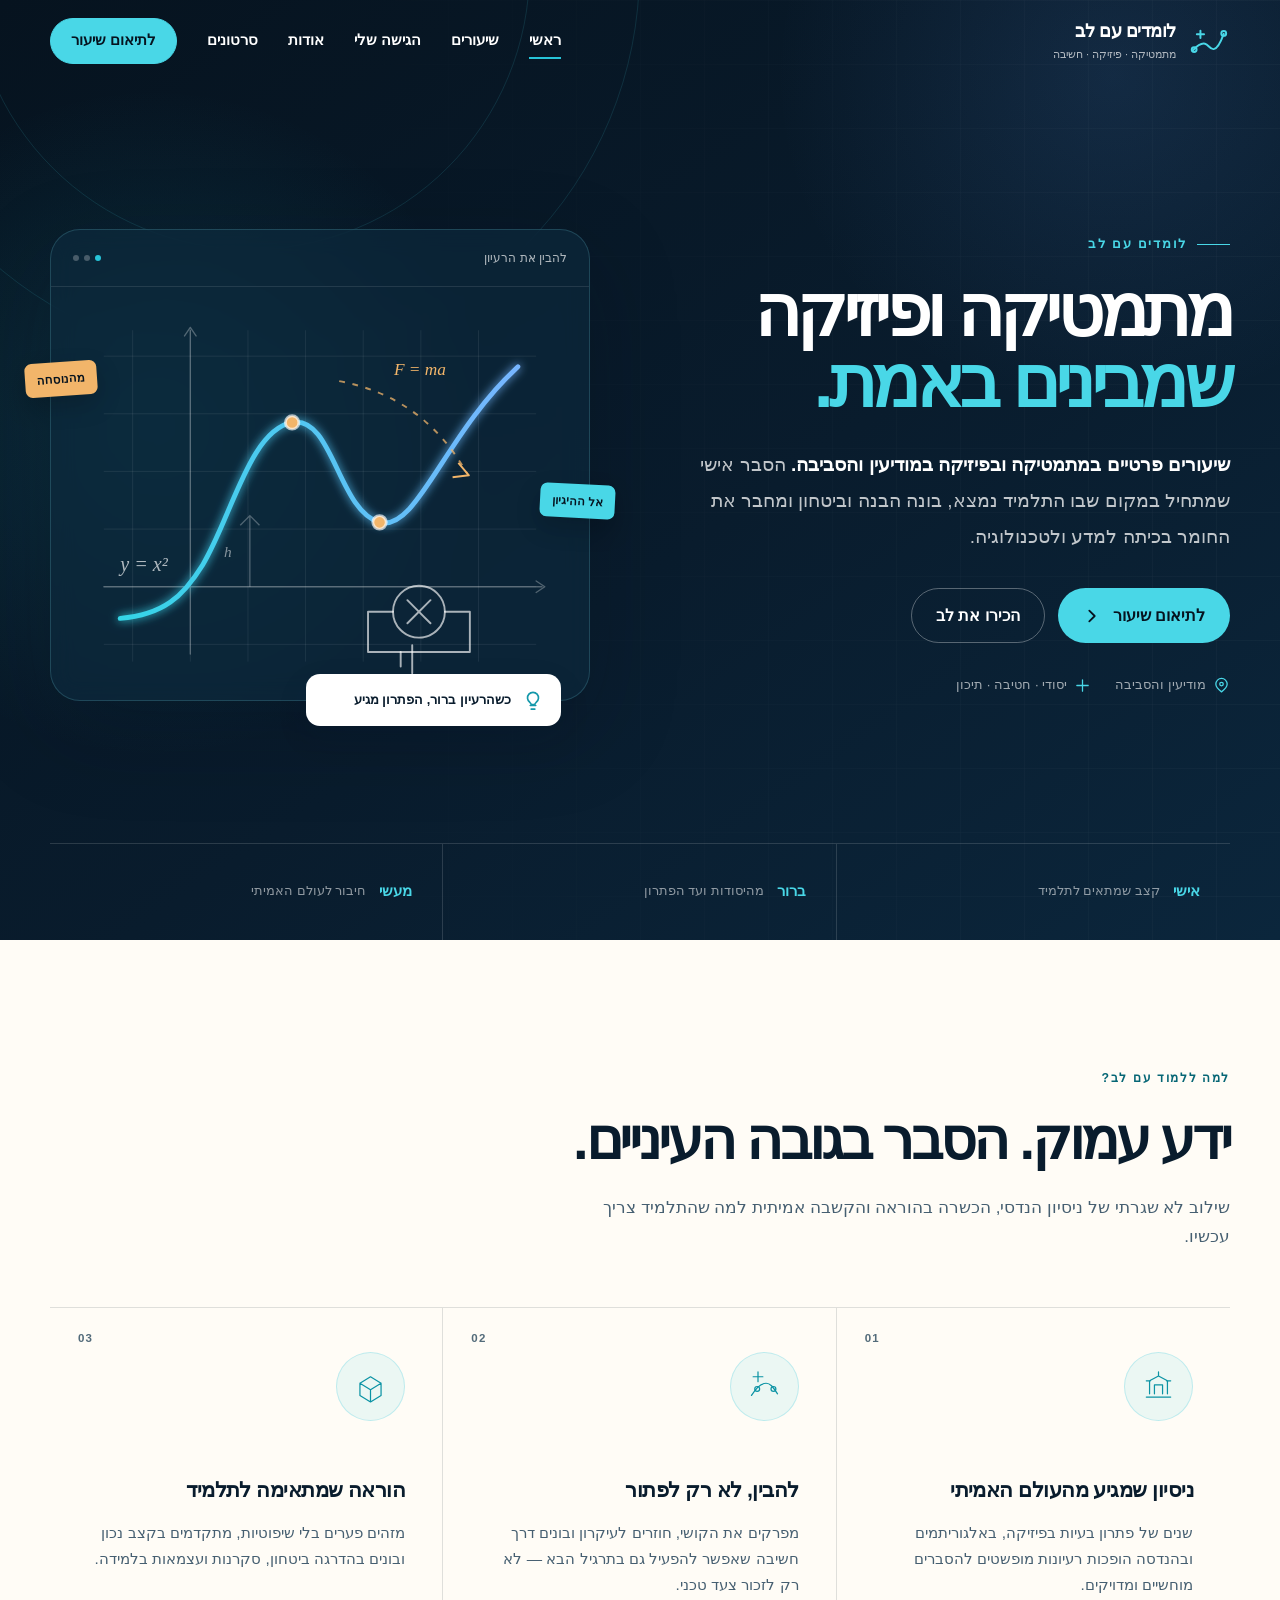
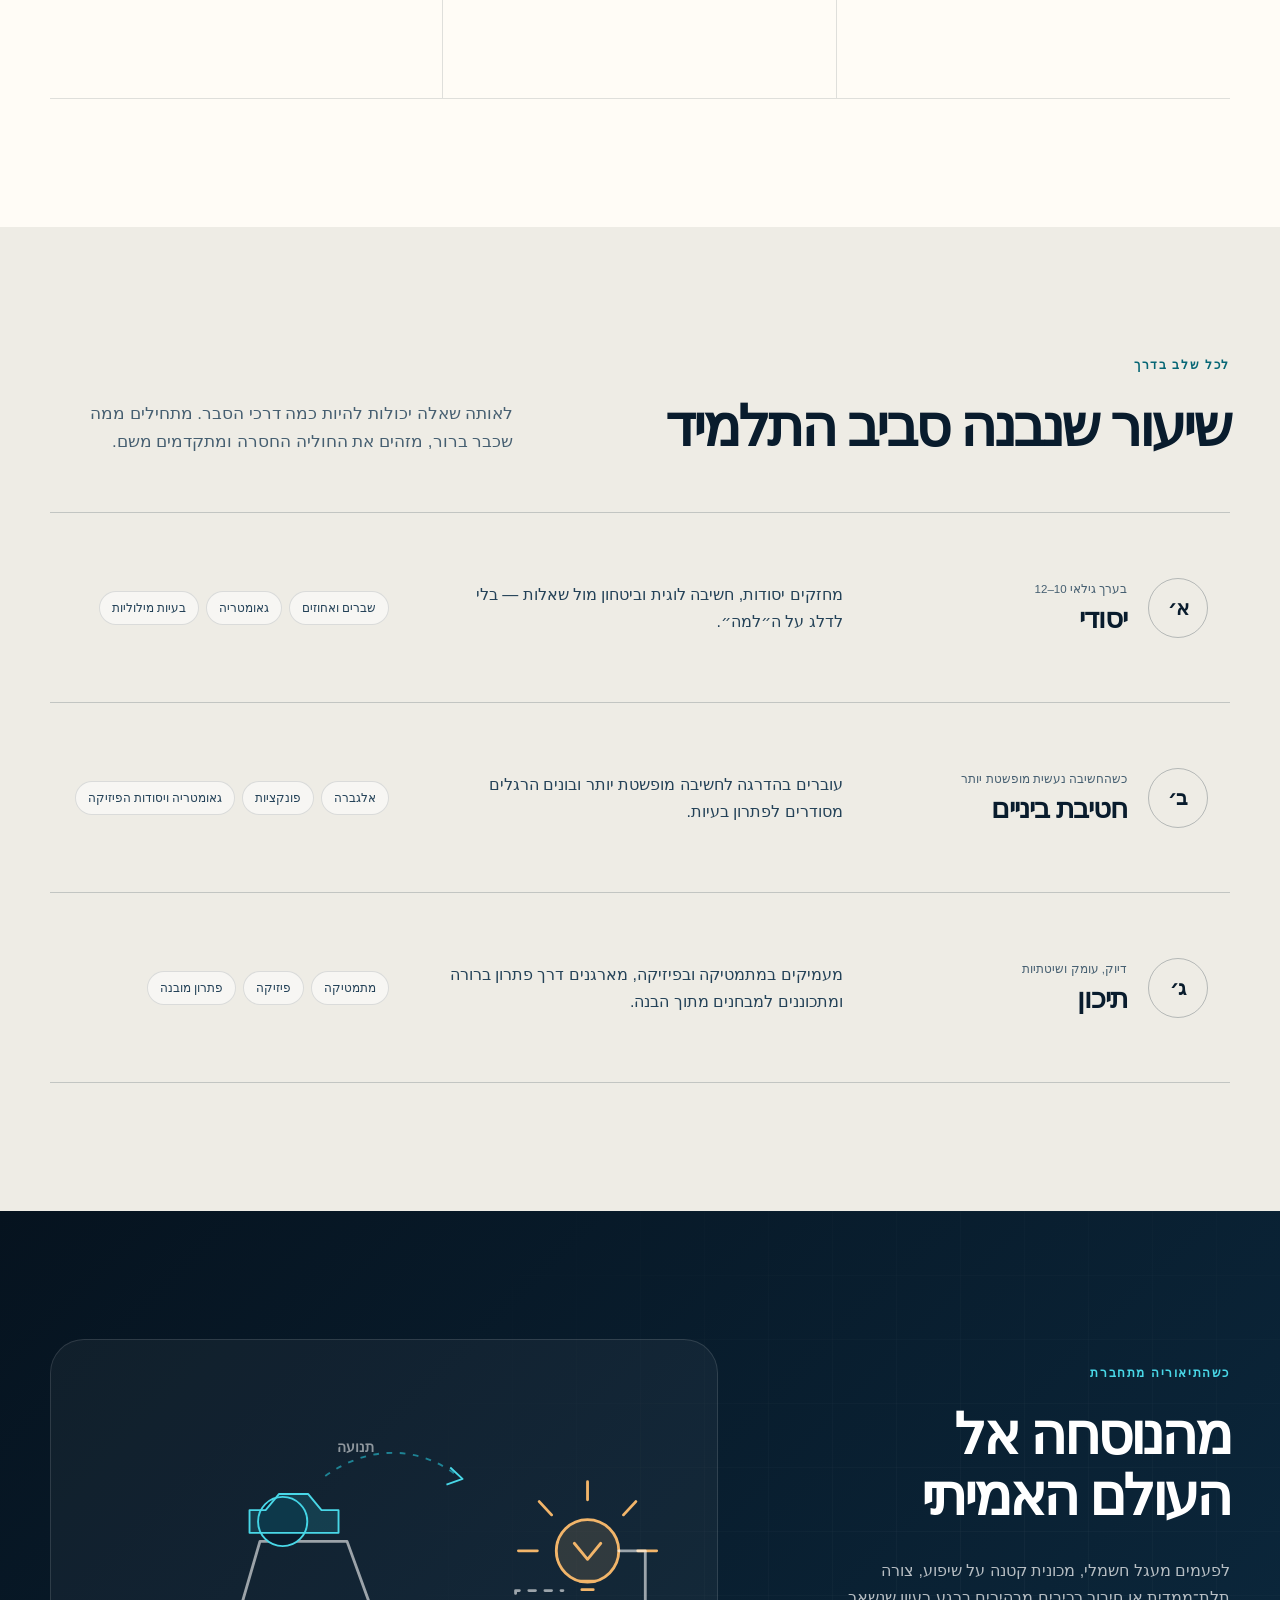
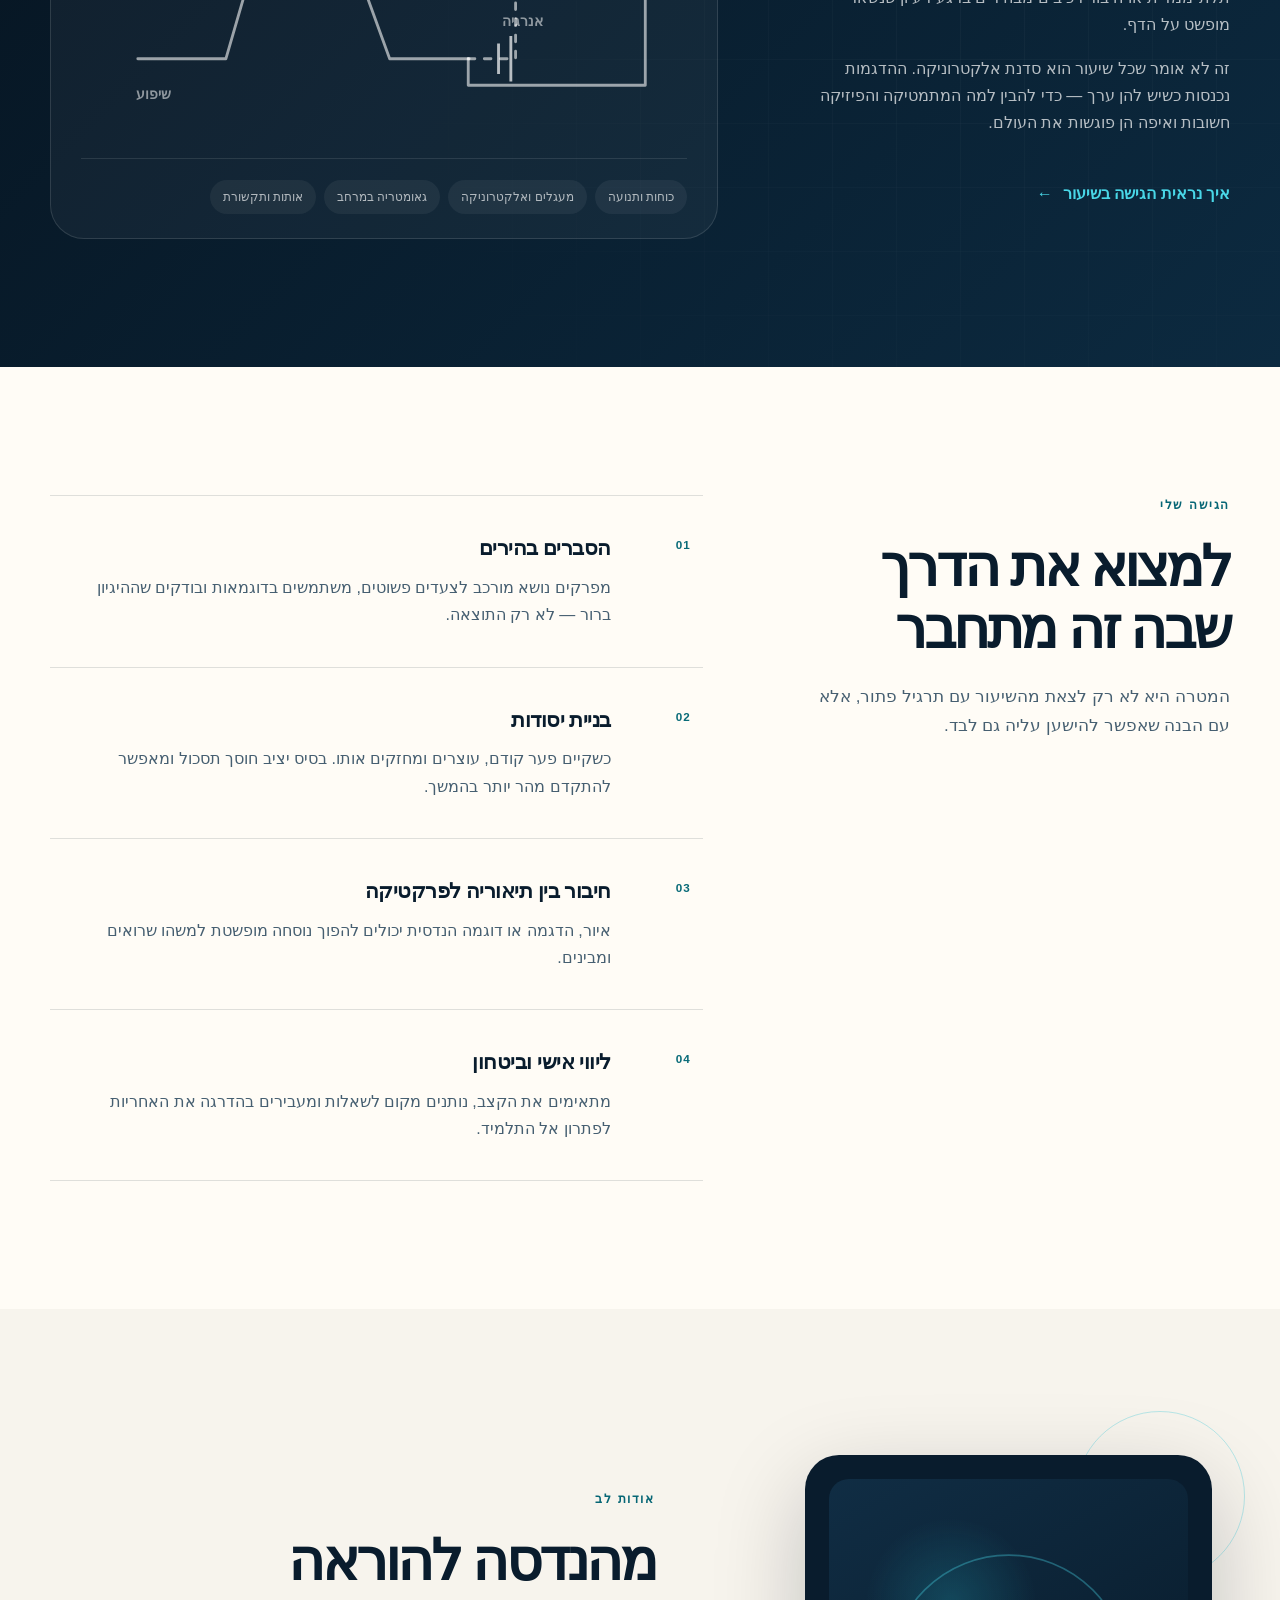
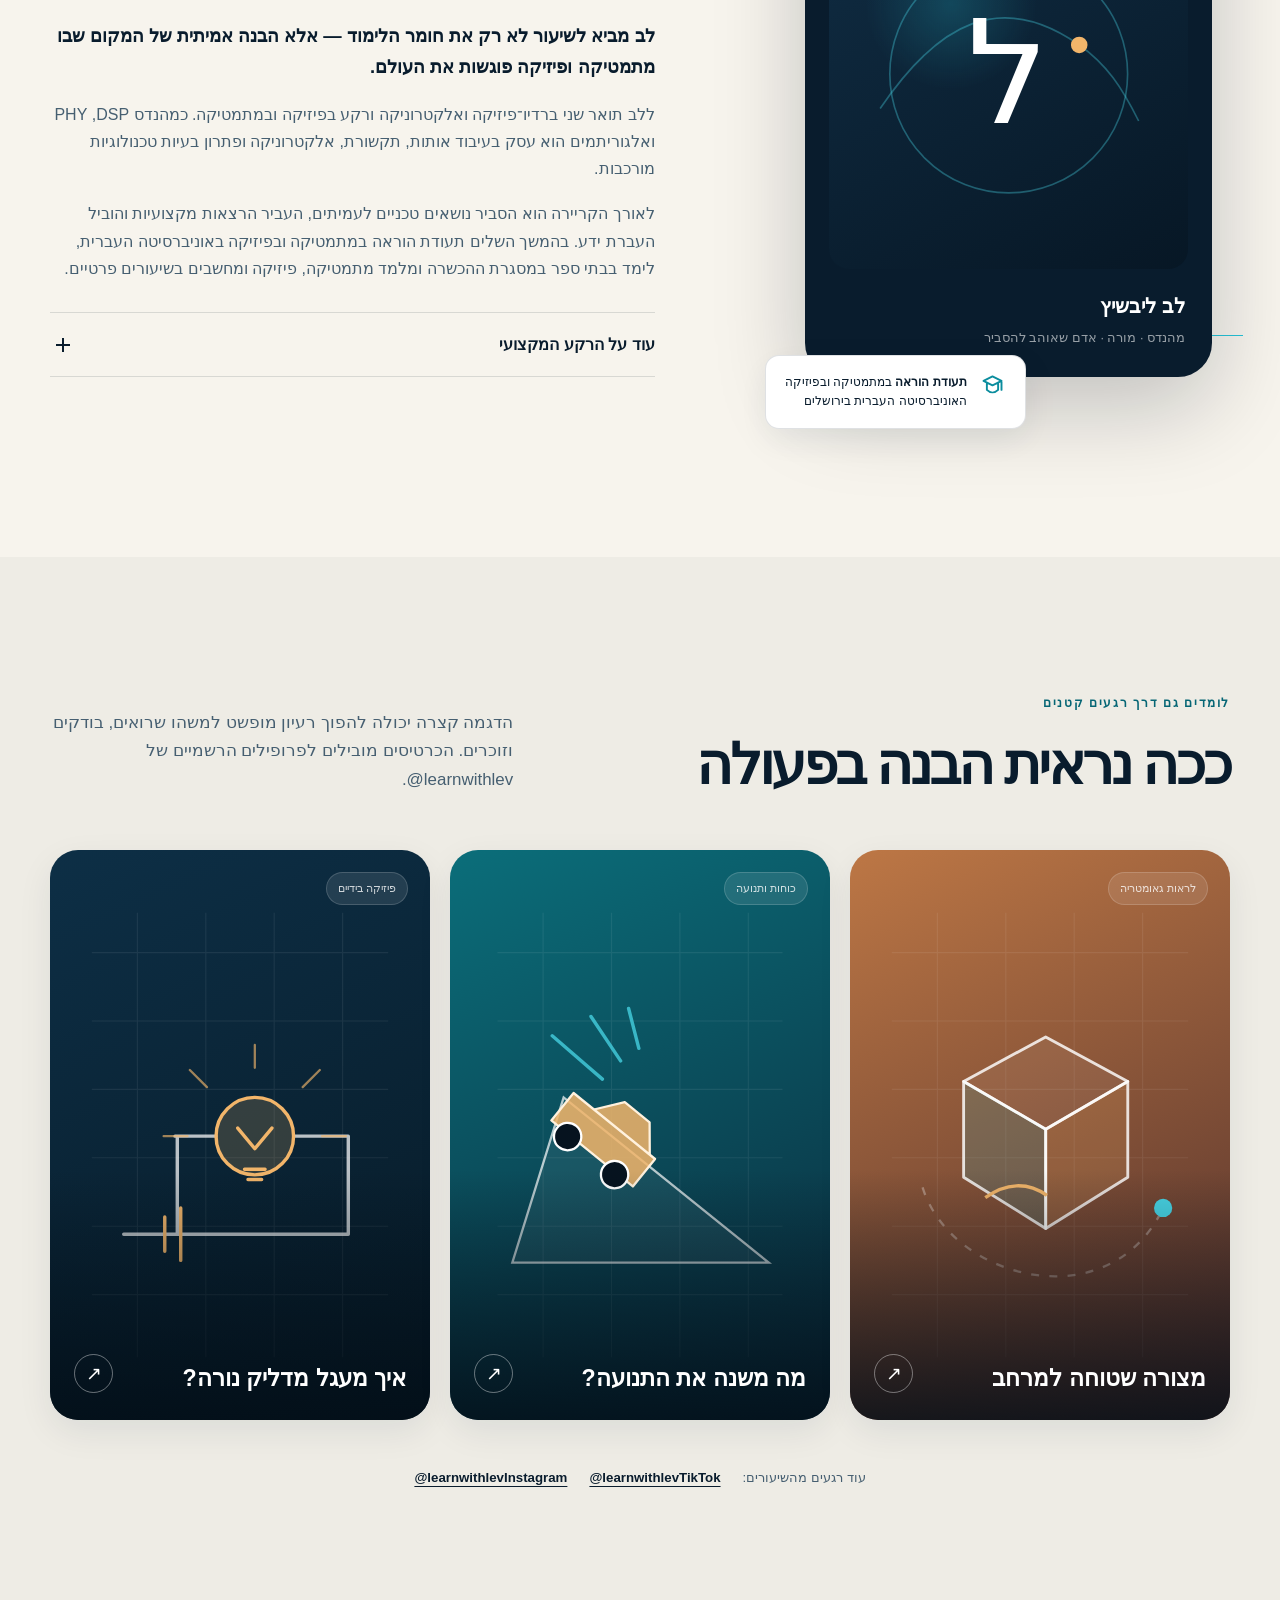
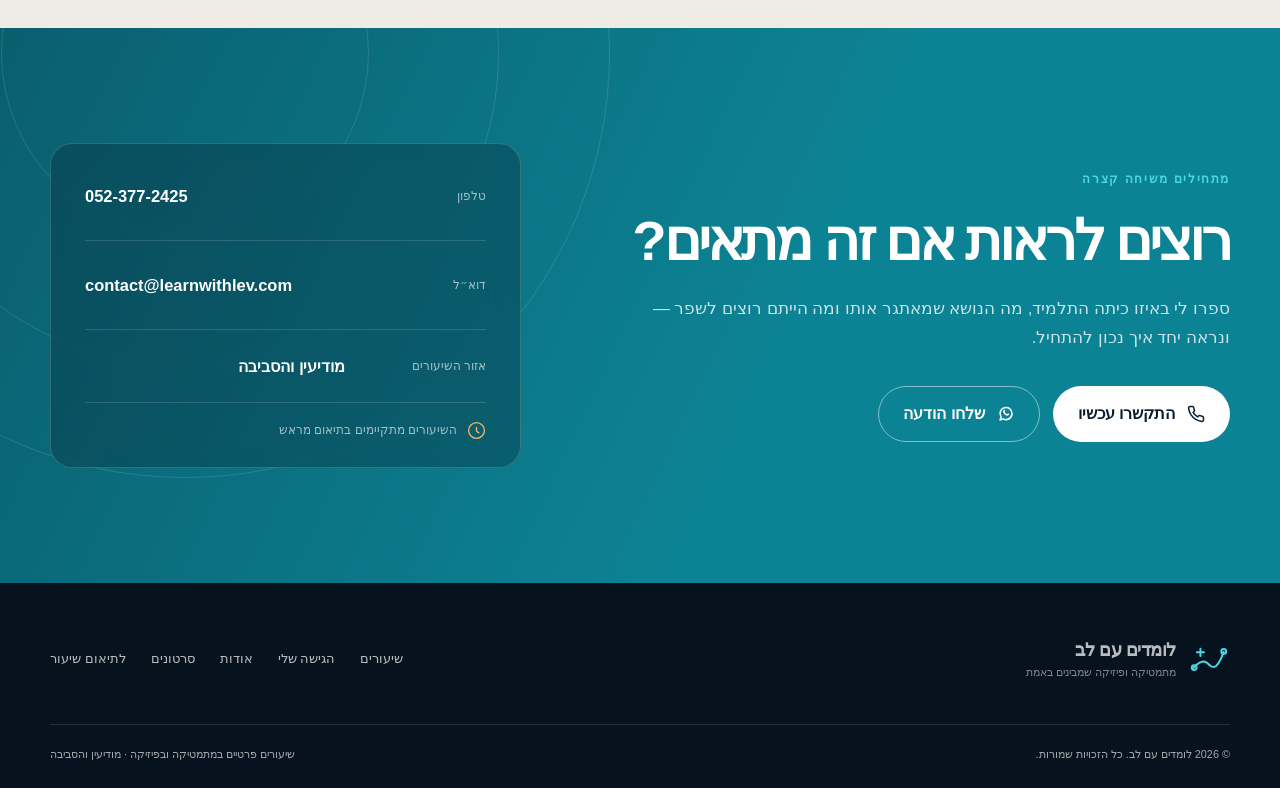
<file: index.html>
<!DOCTYPE html>
<html lang="he" dir="rtl">
<head>
  <meta charset="utf-8">
  <meta name="viewport" content="width=device-width, initial-scale=1">
  <title>שיעורים פרטיים במתמטיקה ובפיזיקה במודיעין | לומדים עם לב</title>
  <meta name="description" content="שיעורים פרטיים במתמטיקה ובפיזיקה במודיעין והסביבה, עם לב ליבשיץ — מהנדס ומורה מוסמך. למידה אישית, ברורה ומעשית לתלמידי יסודי, חטיבה ותיכון.">
  <meta name="author" content="לב ליבשיץ">
  <meta name="theme-color" content="#091c2d">
  <meta name="robots" content="index, follow, max-image-preview:large">
  <link rel="canonical" href="https://learnwithlev.com/">
  <link rel="icon" href="/favicon.svg" type="image/svg+xml">
  <meta property="og:locale" content="he_IL">
  <meta property="og:type" content="website">
  <meta property="og:site_name" content="לומדים עם לב">
  <meta property="og:title" content="מתמטיקה ופיזיקה שמבינים באמת | לומדים עם לב">
  <meta property="og:description" content="שיעורים פרטיים במודיעין בגישה אישית, ברורה ומעשית — עם חיבור אמיתי למדע, לפיזיקה ולטכנולוגיה.">
  <meta property="og:url" content="https://learnwithlev.com/">
  <meta property="og:image" content="https://learnwithlev.com/assets/og/learnwithlev-social.png">
  <meta property="og:image:width" content="1200">
  <meta property="og:image:height" content="630">
  <meta property="og:image:alt" content="לומדים עם לב — מתמטיקה ופיזיקה שמבינים באמת">
  <meta name="twitter:card" content="summary_large_image">
  <meta name="twitter:title" content="מתמטיקה ופיזיקה שמבינים באמת | לומדים עם לב">
  <meta name="twitter:description" content="שיעורים פרטיים במתמטיקה ובפיזיקה במודיעין והסביבה.">
  <meta name="twitter:image" content="https://learnwithlev.com/assets/og/learnwithlev-social.png">
  <link rel="stylesheet" href="/styles.css">
  <script>document.documentElement.classList.add('has-js');</script>
  <script src="/site.js" defer></script>
  <script type="application/ld+json">
  {
    "@context": "https://schema.org",
    "@graph": [
      {
        "@type": "WebSite",
        "@id": "https://learnwithlev.com/#website",
        "name": "לומדים עם לב",
        "alternateName": "Learn with Lev",
        "url": "https://learnwithlev.com/",
        "inLanguage": "he"
      },
      {
        "@type": "Person",
        "@id": "https://learnwithlev.com/#lev",
        "name": "לב ליבשיץ",
        "url": "https://learnwithlev.com/",
        "email": "mailto:contact@learnwithlev.com",
        "telephone": "+972-52-377-2425",
        "jobTitle": "מורה למתמטיקה ולפיזיקה",
        "description": "מהנדס אלגוריתמים, DSP ו-PHY ומורה מוסמך למתמטיקה ולפיזיקה.",
        "knowsAbout": ["מתמטיקה", "פיזיקה", "אלקטרוניקה", "עיבוד אותות ספרתי", "אלגוריתמים"],
        "sameAs": ["https://www.tiktok.com/@learnwithlev", "https://www.instagram.com/learnwithlev/"]
      },
      {
        "@type": "Service",
        "@id": "https://learnwithlev.com/#lessons",
        "name": "שיעורים פרטיים במתמטיקה ובפיזיקה",
        "serviceType": "שיעורים פרטיים במתמטיקה ובפיזיקה לתלמידי בית ספר",
        "provider": { "@id": "https://learnwithlev.com/#lev" },
        "areaServed": { "@type": "City", "name": "מודיעין-מכבים-רעות" },
        "availableLanguage": ["he"],
        "url": "https://learnwithlev.com/#lessons"
      }
    ]
  }
  </script>
</head>
<body>
  <a class="skip-link" href="#main-content">דלגו לתוכן המרכזי</a>

  <header class="site-header" data-header>
    <div class="shell header-inner">
      <a class="brand" href="#top">
        <svg class="brand-mark" viewBox="0 0 48 48" aria-hidden="true">
          <path d="M7 33.5C12 28 16.2 25.7 20 26.5c4.1.9 5.5 6.4 9.8 6 4-.4 7.2-5.9 11.2-17"/>
          <circle cx="8" cy="33" r="2.7"/><circle cx="41" cy="15" r="2.7"/><path d="M15 12v8M11 16h8"/>
        </svg>
        <span class="brand-copy"><strong>לומדים עם לב</strong><small>מתמטיקה · פיזיקה · חשיבה</small></span>
      </a>
      <button class="nav-toggle" type="button" aria-expanded="false" aria-controls="site-nav">
        <span class="sr-only">פתיחת תפריט</span><span></span><span></span><span></span>
      </button>
      <nav class="site-nav" id="site-nav" aria-label="ניווט ראשי">
        <a href="#top">ראשי</a><a href="#lessons">שיעורים</a><a href="#approach">הגישה שלי</a><a href="#about">אודות</a><a href="#videos">סרטונים</a><a class="nav-contact" href="#contact">לתיאום שיעור</a>
      </nav>
    </div>
  </header>

  <main id="main-content">
    <section class="hero" id="top" aria-labelledby="hero-title">
      <div class="hero-grid" aria-hidden="true"></div><div class="hero-orbit orbit-one" aria-hidden="true"></div><div class="hero-orbit orbit-two" aria-hidden="true"></div>
      <div class="shell hero-layout">
        <div class="hero-copy" data-reveal>
          <p class="eyebrow"><span></span> לומדים עם לב</p>
          <h1 id="hero-title">מתמטיקה ופיזיקה<br><em>שמבינים באמת.</em></h1>
          <p class="hero-intro"><strong>שיעורים פרטיים במתמטיקה ובפיזיקה במודיעין והסביבה.</strong> הסבר אישי שמתחיל במקום שבו התלמיד נמצא, בונה הבנה וביטחון ומחבר את החומר בכיתה למדע ולטכנולוגיה.</p>
          <div class="hero-actions">
            <a class="button button-primary" href="#contact"><span>לתיאום שיעור</span><svg viewBox="0 0 20 20" aria-hidden="true"><path d="m7 4 6 6-6 6"/></svg></a>
            <a class="button button-ghost" href="#about">הכירו את לב</a>
          </div>
          <div class="hero-meta">
            <span><svg viewBox="0 0 24 24" aria-hidden="true"><path d="M20 10c0 5-8 11-8 11S4 15 4 10a8 8 0 1 1 16 0Z"/><circle cx="12" cy="10" r="2.5"/></svg>מודיעין והסביבה</span>
            <span><svg viewBox="0 0 24 24" aria-hidden="true"><path d="M4 12h16M12 4v16"/></svg>יסודי · חטיבה · תיכון</span>
          </div>
        </div>

        <div class="hero-visual" data-reveal data-reveal-delay="1">
          <div class="diagram-card">
            <div class="diagram-topline"><span>להבין את הרעיון</span><span class="diagram-dots"><i></i><i></i><i></i></span></div>
            <svg class="main-diagram" viewBox="0 0 560 430" role="img" aria-labelledby="diagram-title diagram-desc">
              <title id="diagram-title">תרשים מתמטי ופיזיקלי</title><desc id="diagram-desc">עקומה מתמטית, מסלול תנועה ורכיבי מעגל חשמלי מחוברים</desc>
              <defs><linearGradient id="curveGradient" x1="0" y1="0" x2="1" y2="0"><stop offset="0" stop-color="#34d5e7"/><stop offset="1" stop-color="#77b5ff"/></linearGradient><filter id="softGlow" x="-20%" y="-20%" width="140%" height="140%"><feGaussianBlur stdDeviation="5" result="blur"/><feMerge><feMergeNode in="blur"/><feMergeNode in="SourceGraphic"/></feMerge></filter></defs>
              <g class="diagram-grid"><path d="M55 72h450M55 132h450M55 192h450M55 252h450M55 312h450M55 372h450"/><path d="M85 45v345M145 45v345M205 45v345M265 45v345M325 45v345M385 45v345M445 45v345"/></g>
              <g class="diagram-axes"><path d="M55 312h456M145 382V45"/><path d="m505 306 9 6-9 6M139 51l6-9 6 9"/></g>
              <path class="diagram-curve" d="M72 345c45-4 65-22 86-56 30-50 49-140 93-148 42-8 48 92 91 104 39 10 67-91 144-162" filter="url(#softGlow)"/>
              <circle class="point point-one" cx="251" cy="141" r="7"/><circle class="point point-two" cx="342" cy="245" r="7"/>
              <path class="motion-arc" d="M300 98c59 11 103 43 133 96"/><path class="motion-arrow" d="m424 183 11 13-17 2"/>
              <g class="circuit" transform="translate(330 306)"><path d="M0 32h26m54 0h26m0 0v42H0V32"/><circle cx="53" cy="32" r="27"/><path d="m41 20 24 24m0-24L41 44"/><path d="M34 74v15m12-22v29"/></g>
              <text x="72" y="296" class="formula">y = x²</text><text x="357" y="92" class="formula-small">F = ma</text>
              <g class="measure"><path d="M207 312v-73M197 248l10-10 10 10"/><text x="180" y="281">h</text></g>
            </svg>
            <div class="diagram-note note-one">מהנוסחה</div><div class="diagram-note note-two">אל ההיגיון</div>
            <div class="diagram-chip"><svg viewBox="0 0 24 24" aria-hidden="true"><path d="M9 18h6M10 22h4M8.5 14.5A6 6 0 1 1 15.5 14.5c-.9.7-1.5 1.7-1.5 2.5h-4c0-.8-.6-1.8-1.5-2.5Z"/></svg>כשהרעיון ברור, הפתרון מגיע</div>
          </div>
        </div>
      </div>
      <div class="shell hero-foundations" role="group" aria-label="עקרונות הלמידה"><div><strong>אישי</strong><span>קצב שמתאים לתלמיד</span></div><div><strong>ברור</strong><span>מהיסודות ועד הפתרון</span></div><div><strong>מעשי</strong><span>חיבור לעולם האמיתי</span></div></div>
    </section>

    <section class="section why-section" aria-labelledby="why-title">
      <div class="shell">
        <div class="section-heading narrow" data-reveal><p class="section-kicker">למה ללמוד עם לב?</p><h2 id="why-title">ידע עמוק. הסבר בגובה העיניים.</h2><p>שילוב לא שגרתי של ניסיון הנדסי, הכשרה בהוראה והקשבה אמיתית למה שהתלמיד צריך עכשיו.</p></div>
        <div class="reason-grid">
          <article class="reason-card" data-reveal><span class="card-number">01</span><div class="reason-icon" aria-hidden="true"><svg viewBox="0 0 48 48"><path d="M9 37h30M13 33V17l11-6 11 6v16M19 33V22h10v11M9 17h5M34 17h5M24 6v5"/></svg></div><h3>ניסיון שמגיע מהעולם האמיתי</h3><p>שנים של פתרון בעיות בפיזיקה, באלגוריתמים ובהנדסה הופכות רעיונות מופשטים להסברים מוחשיים ומדויקים.</p></article>
          <article class="reason-card featured" data-reveal data-reveal-delay="1"><span class="card-number">02</span><div class="reason-icon" aria-hidden="true"><svg viewBox="0 0 48 48"><path d="M8 35c6-10 12-15 18-15 5 0 8 4 14 13M10 12h12M16 6v12"/><circle cx="15" cy="27" r="3"/><circle cx="35" cy="27" r="3"/></svg></div><h3>להבין, לא רק לפתור</h3><p>מפרקים את הקושי, חוזרים לעיקרון ובונים דרך חשיבה שאפשר להפעיל גם בתרגיל הבא — לא רק לזכור צעד טכני.</p></article>
          <article class="reason-card" data-reveal data-reveal-delay="2"><span class="card-number">03</span><div class="reason-icon" aria-hidden="true"><svg viewBox="0 0 48 48"><path d="M11 35V20l13-8 13 8v15l-13 8-13-8Zm0-15 13 8 13-8M24 28v15"/></svg></div><h3>הוראה שמתאימה לתלמיד</h3><p>מזהים פערים בלי שיפוטיות, מתקדמים בקצב נכון ובונים בהדרגה ביטחון, סקרנות ועצמאות בלמידה.</p></article>
        </div>
      </div>
    </section>

    <section class="section lessons-section" id="lessons" aria-labelledby="lessons-title">
      <div class="shell">
        <div class="section-heading split-heading" data-reveal><div><p class="section-kicker">לכל שלב בדרך</p><h2 id="lessons-title">שיעור שנבנה סביב התלמיד</h2></div><p>לאותה שאלה יכולות להיות כמה דרכי הסבר. מתחילים ממה שכבר ברור, מזהים את החוליה החסרה ומתקדמים משם.</p></div>
        <div class="lesson-list">
          <article class="lesson-row" data-reveal><div class="lesson-stage"><span class="stage-index">א׳</span><div><p>בערך גילאי 10–12</p><h3>יסודי</h3></div></div><p class="lesson-copy">מחזקים יסודות, חשיבה לוגית וביטחון מול שאלות — בלי לדלג על ה״למה״.</p><ul class="topic-list"><li>שברים ואחוזים</li><li>גאומטריה</li><li>בעיות מילוליות</li></ul></article>
          <article class="lesson-row" data-reveal><div class="lesson-stage"><span class="stage-index">ב׳</span><div><p>כשהחשיבה נעשית מופשטת יותר</p><h3>חטיבת ביניים</h3></div></div><p class="lesson-copy">עוברים בהדרגה לחשיבה מופשטת יותר ובונים הרגלים מסודרים לפתרון בעיות.</p><ul class="topic-list"><li>אלגברה</li><li>פונקציות</li><li>גאומטריה ויסודות הפיזיקה</li></ul></article>
          <article class="lesson-row" data-reveal><div class="lesson-stage"><span class="stage-index">ג׳</span><div><p>דיוק, עומק ושיטתיות</p><h3>תיכון</h3></div></div><p class="lesson-copy">מעמיקים במתמטיקה ובפיזיקה, מארגנים דרך פתרון ברורה ומתכוננים למבחנים מתוך הבנה.</p><ul class="topic-list"><li>מתמטיקה</li><li>פיזיקה</li><li>פתרון מובנה</li></ul></article>
        </div>
      </div>
    </section>

    <section class="section real-world-section" aria-labelledby="world-title">
      <div class="world-grid" aria-hidden="true"></div>
      <div class="shell real-world-layout">
        <div class="world-copy" data-reveal><p class="section-kicker light">כשהתיאוריה מתחברת</p><h2 id="world-title">מהנוסחה אל<br>העולם האמיתי</h2><p>לפעמים מעגל חשמלי, מכונית קטנה על שיפוע, צורה תלת־ממדית או חיבור רכיבים מבהירים ברגע רעיון שנשאר מופשט על הדף.</p><p>זה לא אומר שכל שיעור הוא סדנת אלקטרוניקה. ההדגמות נכנסות כשיש להן ערך — כדי להבין למה המתמטיקה והפיזיקה חשובות ואיפה הן פוגשות את העולם.</p><a class="text-link light-link" href="#approach">איך נראית הגישה בשיעור <span aria-hidden="true">←</span></a></div>
        <div class="world-lab" data-reveal data-reveal-delay="1">
          <div class="lab-line" aria-hidden="true"><svg viewBox="0 0 640 410"><path class="lab-path" d="M60 305h93l36-124h92l45 124h84"/><circle class="lab-wheel" cx="213" cy="160" r="26"/><path class="lab-car" d="M178 148h17l14-17h31l14 17h18v24h-94Z"/><path class="lab-path dashed" d="M409 305h50v-72h50"/><circle class="lab-bulb" cx="535" cy="191" r="33"/><path class="lab-bulb-lines" d="M535 137v-19M573 153l13-14M588 191h20M497 153l-13-14M482 191h-20"/><path class="lab-filament" d="m521 183 14 17 14-17M527 223h16M529 232h12"/><path class="lab-path" d="M568 191h28v142H409v-28"/><path class="lab-battery" d="M441 289v32M454 281v48"/><path class="lab-arrow" d="M258 112c47-34 102-32 142 2"/><path class="lab-arrow-head" d="m390 103 13 12-17 6"/><text x="309" y="87">תנועה</text><text x="488" y="270">אנרגיה</text><text x="95" y="348">שיפוע</text></svg></div>
          <div class="lab-topics"><span>כוחות ותנועה</span><span>מעגלים ואלקטרוניקה</span><span>גאומטריה במרחב</span><span>אותות ותקשורת</span></div>
        </div>
      </div>
    </section>

    <section class="section approach-section" id="approach" aria-labelledby="approach-title">
      <div class="shell approach-layout">
        <div class="section-heading sticky-heading" data-reveal><p class="section-kicker">הגישה שלי</p><h2 id="approach-title">למצוא את הדרך שבה זה מתחבר</h2><p>המטרה היא לא רק לצאת מהשיעור עם תרגיל פתור, אלא עם הבנה שאפשר להישען עליה גם לבד.</p></div>
        <ol class="principles-list">
          <li data-reveal><span>01</span><div><h3>הסברים בהירים</h3><p>מפרקים נושא מורכב לצעדים פשוטים, משתמשים בדוגמאות ובודקים שההיגיון ברור — לא רק התוצאה.</p></div></li>
          <li data-reveal><span>02</span><div><h3>בניית יסודות</h3><p>כשקיים פער קודם, עוצרים ומחזקים אותו. בסיס יציב חוסך תסכול ומאפשר להתקדם מהר יותר בהמשך.</p></div></li>
          <li data-reveal><span>03</span><div><h3>חיבור בין תיאוריה לפרקטיקה</h3><p>איור, הדגמה או דוגמה הנדסית יכולים להפוך נוסחה מופשטת למשהו שרואים ומבינים.</p></div></li>
          <li data-reveal><span>04</span><div><h3>ליווי אישי וביטחון</h3><p>מתאימים את הקצב, נותנים מקום לשאלות ומעבירים בהדרגה את האחריות לפתרון אל התלמיד.</p></div></li>
        </ol>
      </div>
    </section>

    <section class="section about-section" id="about" aria-labelledby="about-title">
      <div class="shell about-layout">
        <div class="about-visual" data-reveal>
          <div class="lev-card"><div class="lev-monogram" aria-hidden="true"><span>ל</span><svg viewBox="0 0 260 260"><circle cx="130" cy="130" r="86"/><path d="M37 155c42-62 87-86 144-46 20 14 31 31 43 55"/><circle cx="181" cy="109" r="6"/></svg></div><div class="lev-card-copy"><p>לב ליבשיץ</p><span>מהנדס · מורה · אדם שאוהב להסביר</span></div></div>
          <div class="credential-note"><svg viewBox="0 0 24 24" aria-hidden="true"><path d="m12 3 8 4-8 4-8-4 8-4ZM7 9v6c3 3 7 3 10 0V9M20 8v7"/></svg><span><strong>תעודת הוראה</strong> במתמטיקה ובפיזיקה<br>האוניברסיטה העברית בירושלים</span></div>
        </div>
        <div class="about-copy" data-reveal data-reveal-delay="1">
          <p class="section-kicker">אודות לב</p><h2 id="about-title">מהנדסה להוראה</h2>
          <p class="about-lead">לב מביא לשיעור לא רק את חומר הלימוד — אלא הבנה אמיתית של המקום שבו מתמטיקה ופיזיקה פוגשות את העולם.</p>
          <p>ללב תואר שני ברדיו־פיזיקה ואלקטרוניקה ורקע בפיזיקה ובמתמטיקה. כמהנדס DSP, ‏PHY ואלגוריתמים הוא עסק בעיבוד אותות, תקשורת, אלקטרוניקה ופתרון בעיות טכנולוגיות מורכבות.</p>
          <p>לאורך הקריירה הוא הסביר נושאים טכניים לעמיתים, העביר הרצאות מקצועיות והוביל העברת ידע. בהמשך השלים תעודת הוראה במתמטיקה ובפיזיקה באוניברסיטה העברית, לימד בבתי ספר במסגרת ההכשרה ומלמד מתמטיקה, פיזיקה ומחשבים בשיעורים פרטיים.</p>
          <details class="professional-details"><summary>עוד על הרקע המקצועי <span aria-hidden="true"></span></summary><div><ul><li>M.Sc. ברדיו־פיזיקה ואלקטרוניקה</li><li>עיבוד אותות ספרתי, תקשורת אלחוטית ודיגיטלית</li><li>עבודה מעשית עם MATLAB, ‏C/C++ ואסמבלר</li><li>הוראת מתמטיקה, פיזיקה ומחשבים בשיעורים פרטיים</li></ul></div></details>
        </div>
      </div>
    </section>

    <section class="section videos-section" id="videos" aria-labelledby="videos-title">
      <div class="shell">
        <div class="section-heading split-heading" data-reveal><div><p class="section-kicker">לומדים גם דרך רגעים קטנים</p><h2 id="videos-title">ככה נראית הבנה בפעולה</h2></div><p>הדגמה קצרה יכולה להפוך רעיון מופשט למשהו שרואים, בודקים וזוכרים. הכרטיסים מובילים לפרופילים הרשמיים של <bdi dir="ltr">@learnwithlev</bdi>.</p></div>
        <div class="reels-grid">
          <a class="reel-card reel-circuit" href="https://www.tiktok.com/@learnwithlev" target="_blank" rel="noopener noreferrer" data-video-placeholder="circuit-light.mp4" data-reveal><span class="reel-label">פיזיקה בידיים</span><svg viewBox="0 0 320 500" aria-hidden="true"><path class="reel-grid-line" d="M30 90h260M30 150h260M30 210h260M30 270h260M30 330h260M30 390h260M70 55v390M130 55v390M190 55v390M250 55v390"/><path class="reel-main-line" d="M58 337h47v-86h34M207 251h48v86H58M139 251h-36"/><circle class="reel-bulb" cx="173" cy="251" r="34"/><path class="reel-battery" d="M94 322v30M108 314v46"/><path class="reel-filament" d="m158 244 15 18 15-18M164 280h18M167 289h12"/><path class="spark" d="M173 191v-20M215 208l15-15M232 251h21M131 208l-15-15M114 251H93"/></svg><span class="reel-title">איך מעגל מדליק נורה?</span><span class="reel-arrow" aria-hidden="true">↗</span></a>
          <a class="reel-card reel-motion" href="https://www.instagram.com/learnwithlev/" target="_blank" rel="noopener noreferrer" data-video-placeholder="ramp-motion.mp4" data-reveal data-reveal-delay="1"><span class="reel-label">כוחות ותנועה</span><svg viewBox="0 0 320 500" aria-hidden="true"><path class="reel-grid-line" d="M35 90h250M35 150h250M35 210h250M35 270h250M35 330h250M35 390h250M75 55v390M135 55v390M195 55v390M255 55v390"/><path class="ramp" d="M48 362h225L93 217Z"/><g class="toy-car" transform="translate(140 239) rotate(39)"><path d="M-46 4h92V35h-92ZM-23 4-6-18h28L40 4"/><circle cx="-26" cy="37" r="12"/><circle cx="27" cy="37" r="12"/></g><path class="motion-streak" d="M127 201 83 163M143 185l-26-39M159 174l-9-35"/></svg><span class="reel-title">מה משנה את התנועה?</span><span class="reel-arrow" aria-hidden="true">↗</span></a>
          <a class="reel-card reel-geometry" href="https://www.tiktok.com/@learnwithlev" target="_blank" rel="noopener noreferrer" data-video-placeholder="geometry-shapes.mp4" data-reveal data-reveal-delay="2"><span class="reel-label">לראות גאומטריה</span><svg viewBox="0 0 320 500" aria-hidden="true"><path class="reel-grid-line" d="M30 90h260M30 150h260M30 210h260M30 270h260M30 330h260M30 390h260M70 55v390M130 55v390M190 55v390M250 55v390"/><g class="shape-cube"><path d="m93 203 72-39 72 39-72 42Z"/><path d="m93 203 72 42v87l-72-45Z"/><path d="m237 203-72 42v87l72-45Z"/></g><path class="shape-orbit" d="M57 296c25 81 164 117 211 18"/><circle class="shape-dot" cx="268" cy="314" r="8"/><path class="measure-angle" d="M112 305c18-13 37-14 54-2"/></svg><span class="reel-title">מצורה שטוחה למרחב</span><span class="reel-arrow" aria-hidden="true">↗</span></a>
        </div>
        <div class="social-links" data-reveal><span>עוד רגעים מהשיעורים:</span><a href="https://www.tiktok.com/@learnwithlev" target="_blank" rel="noopener noreferrer">TikTok <bdi dir="ltr">@learnwithlev</bdi></a><a href="https://www.instagram.com/learnwithlev/" target="_blank" rel="noopener noreferrer">Instagram <bdi dir="ltr">@learnwithlev</bdi></a></div>
      </div>
    </section>

    <section class="contact-section" id="contact" aria-labelledby="contact-title">
      <div class="contact-rings" aria-hidden="true"></div>
      <div class="shell contact-layout">
        <div class="contact-copy" data-reveal><p class="section-kicker light">מתחילים משיחה קצרה</p><h2 id="contact-title">רוצים לראות אם זה מתאים?</h2><p>ספרו לי באיזו כיתה התלמיד, מה הנושא שמאתגר אותו ומה הייתם רוצים לשפר — ונראה יחד איך נכון להתחיל.</p><div class="contact-actions"><a class="button button-light" href="tel:+972523772425"><svg viewBox="0 0 24 24" aria-hidden="true"><path d="M22 16.9v3a2 2 0 0 1-2.2 2 19.8 19.8 0 0 1-8.6-3.1 19.5 19.5 0 0 1-6-6A19.8 19.8 0 0 1 2.1 4.2 2 2 0 0 1 4.1 2h3a2 2 0 0 1 2 1.7c.1 1 .4 2 .7 2.9a2 2 0 0 1-.5 2.1L8.1 9.9a16 16 0 0 0 6 6l1.2-1.2a2 2 0 0 1 2.1-.5c.9.3 1.9.6 2.9.7a2 2 0 0 1 1.7 2Z"/></svg>התקשרו&nbsp;עכשיו</a><a class="button button-outline-light" href="https://wa.me/972523772425" target="_blank" rel="noopener noreferrer"><svg viewBox="0 0 24 24" aria-hidden="true"><path d="M20 11.5a8 8 0 0 1-11.8 7L4 20l1.5-4.1A8 8 0 1 1 20 11.5Z"/><path d="M9 8.5c.5 2.4 2.2 4.1 4.6 4.8M13.8 13.3l1.5-1M9 8.5l1.1-1.1"/></svg>שלחו הודעה<span class="sr-only"> ב־WhatsApp</span></a></div></div>
        <address class="contact-card" data-reveal data-reveal-delay="1"><div><span>טלפון</span><a href="tel:+972523772425" dir="ltr">052&#8209;377&#8209;2425</a></div><div><span>דוא״ל</span><a href="mailto:contact@learnwithlev.com" dir="ltr">contact@learnwithlev.com</a></div><div><span>אזור השיעורים</span><p>מודיעין והסביבה</p></div><div class="contact-card-note"><svg viewBox="0 0 24 24" aria-hidden="true"><path d="M12 22a10 10 0 1 0 0-20 10 10 0 0 0 0 20ZM12 8v5l3 2"/></svg><span>השיעורים מתקיימים בתיאום מראש</span></div></address>
      </div>
    </section>
  </main>

  <footer class="site-footer">
    <div class="shell footer-main"><a class="brand footer-brand" href="#top"><svg class="brand-mark" viewBox="0 0 48 48" aria-hidden="true"><path d="M7 33.5C12 28 16.2 25.7 20 26.5c4.1.9 5.5 6.4 9.8 6 4-.4 7.2-5.9 11.2-17"/><circle cx="8" cy="33" r="2.7"/><circle cx="41" cy="15" r="2.7"/><path d="M15 12v8M11 16h8"/></svg><span class="brand-copy"><strong>לומדים עם לב</strong><small>מתמטיקה ופיזיקה שמבינים באמת</small></span></a><nav class="footer-nav" aria-label="ניווט תחתון"><a href="#lessons">שיעורים</a><a href="#approach">הגישה שלי</a><a href="#about">אודות</a><a href="#videos">סרטונים</a><a href="#contact">לתיאום שיעור</a></nav></div>
    <div class="shell footer-bottom"><p>© <span data-year>2026</span> לומדים עם לב. כל הזכויות שמורות.</p><p>שיעורים פרטיים במתמטיקה ובפיזיקה · מודיעין והסביבה</p></div>
  </footer>

  <div class="mobile-contact-bar" role="group" aria-label="יצירת קשר מהירה"><a href="tel:+972523772425"><svg viewBox="0 0 24 24" aria-hidden="true"><path d="M22 16.9v3a2 2 0 0 1-2.2 2 19.8 19.8 0 0 1-8.6-3.1 19.5 19.5 0 0 1-6-6A19.8 19.8 0 0 1 2.1 4.2 2 2 0 0 1 4.1 2h3a2 2 0 0 1 2 1.7c.1 1 .4 2 .7 2.9a2 2 0 0 1-.5 2.1L8.1 9.9a16 16 0 0 0 6 6l1.2-1.2a2 2 0 0 1 2.1-.5c.9.3 1.9.6 2.9.7a2 2 0 0 1 1.7 2Z"/></svg>התקשרו</a><a href="https://wa.me/972523772425" target="_blank" rel="noopener noreferrer" aria-label="שלחו הודעת WhatsApp ללב"><svg viewBox="0 0 24 24" aria-hidden="true"><path d="M20 11.5a8 8 0 0 1-11.8 7L4 20l1.5-4.1A8 8 0 1 1 20 11.5Z"/><path d="M9 8.5c.5 2.4 2.2 4.1 4.6 4.8M13.8 13.3l1.5-1M9 8.5l1.1-1.1"/></svg>WhatsApp</a></div>
</body>
</html>
</file>
<file: styles.css>
:root {
  --ink-950: #06131f; --ink-900: #091c2d; --ink-850: #0d2438; --ink-800: #132d42;
  --ink-700: #244258; --ink-600: #465f71; --ivory: #f7f4ed; --paper: #fffcf6;
  --white: #fff; --cyan: #27c4d8; --cyan-bright: #49d7e7; --blue: #5c9ef8;
  --warm: #f2b56a; --line: rgba(9, 28, 45, .13);
  --font: "Noto Sans Hebrew", "Rubik", "Heebo", Arial, sans-serif;
  --shadow-sm: 0 12px 34px rgba(15, 40, 59, .08); --shadow-lg: 0 30px 90px rgba(2, 15, 26, .22);
  --radius-sm: 14px; --radius-md: 22px; --radius-lg: 34px;
  --shell: min(1180px, calc(100% - 48px));
}

*, *::before, *::after { box-sizing: border-box; }
html { scroll-behavior: smooth; scroll-padding-top: 92px; }
body { margin: 0; color: var(--ink-900); background: var(--paper); font-family: var(--font); font-size: 16px; line-height: 1.7; text-rendering: optimizeLegibility; -webkit-font-smoothing: antialiased; overflow-x: clip; }
body.nav-open { overflow: hidden; }
img, svg { display: block; max-width: 100%; }
a { color: inherit; }
button, input, textarea { font: inherit; }
button { color: inherit; }
::selection { color: var(--ink-950); background: rgba(39, 196, 216, .35); }
:focus-visible { outline: 3px solid var(--warm); outline-offset: 4px; border-radius: 4px; }
.shell { width: var(--shell); margin-inline: auto; }
.section { padding: 128px 0; }
.sr-only { position: absolute; width: 1px; height: 1px; padding: 0; margin: -1px; overflow: hidden; clip: rect(0, 0, 0, 0); white-space: nowrap; border: 0; }
.skip-link { position: fixed; z-index: 2000; top: 10px; right: 16px; padding: 10px 16px; color: var(--ink-950); background: var(--white); border-radius: 8px; text-decoration: none; transform: translateY(-150%); transition: transform .2s ease; }
.skip-link:focus { transform: translateY(0); }

.site-header { position: fixed; z-index: 1000; top: 0; right: 0; left: 0; color: var(--white); border-bottom: 1px solid transparent; transition: background-color .25s ease, border-color .25s ease, box-shadow .25s ease; }
.site-header.is-scrolled, .site-header.menu-open { color: var(--ink-900); background: rgba(255, 252, 246, .92); border-color: var(--line); box-shadow: 0 5px 25px rgba(7, 25, 39, .06); -webkit-backdrop-filter: blur(16px); backdrop-filter: blur(16px); }
.header-inner { display: flex; align-items: center; justify-content: space-between; min-height: 82px; }
.brand { display: inline-flex; min-height: 44px; gap: 11px; align-items: center; text-decoration: none; }
.brand-mark { width: 43px; height: 43px; flex: 0 0 auto; color: var(--cyan-bright); fill: none; stroke: currentColor; stroke-width: 2.2; stroke-linecap: round; stroke-linejoin: round; }
.brand-copy { display: grid; line-height: 1.2; }
.brand-copy strong { font-size: 1.12rem; font-weight: 800; letter-spacing: -.025em; }
.brand-copy small { margin-top: 5px; font-size: .68rem; opacity: .67; }
.site-nav { display: flex; gap: 30px; align-items: center; }
.site-nav a { position: relative; padding: 10px 0; font-size: .92rem; font-weight: 600; text-decoration: none; }
.site-nav a:not(.nav-contact)::after { position: absolute; right: 0; bottom: 5px; width: 100%; height: 2px; background: var(--cyan); content: ""; transform: scaleX(0); transform-origin: right; transition: transform .2s ease; }
.site-nav a:hover::after, .site-nav a[aria-current="true"]::after { transform: scaleX(1); }
.nav-contact { min-width: 102px; padding: 9px 20px !important; text-align: center; color: var(--ink-950); background: var(--cyan-bright); border: 1px solid var(--cyan-bright); border-radius: 999px; transition: background-color .2s ease, border-color .2s ease, transform .2s ease; }
.nav-contact:hover { background: var(--white); border-color: var(--white); transform: translateY(-1px); }
.is-scrolled .nav-contact:hover, .menu-open .nav-contact:hover { color: var(--white); background: var(--ink-900); border-color: var(--ink-900); }
.nav-toggle { display: none; width: 46px; height: 46px; padding: 11px; background: transparent; border: 1px solid currentColor; border-radius: 50%; cursor: pointer; }
.nav-toggle > span:not(.sr-only) { display: block; width: 21px; height: 2px; margin: 4px auto; background: currentColor; border-radius: 2px; transition: transform .2s ease, opacity .2s ease; }

.hero { position: relative; min-height: 890px; padding: 160px 0 0; color: var(--white); background: radial-gradient(circle at 12% 45%, rgba(34, 181, 205, .15), transparent 27%), radial-gradient(circle at 87% 8%, rgba(91, 150, 232, .13), transparent 24%), linear-gradient(145deg, var(--ink-950), var(--ink-900) 56%, #0b263c); overflow: hidden; }
.hero-grid, .world-grid { position: absolute; inset: 0; opacity: .09; background-image: linear-gradient(rgba(255, 255, 255, .3) 1px, transparent 1px), linear-gradient(90deg, rgba(255, 255, 255, .3) 1px, transparent 1px); background-size: 64px 64px; -webkit-mask-image: linear-gradient(to left, #000, transparent 80%); mask-image: linear-gradient(to left, #000, transparent 80%); pointer-events: none; }
.hero-orbit { position: absolute; border: 1px solid rgba(74, 215, 232, .13); border-radius: 50%; pointer-events: none; }
.orbit-one { width: 780px; height: 780px; top: -420px; left: -140px; }
.orbit-two { width: 560px; height: 560px; top: -310px; left: -30px; }
.hero-layout { position: relative; z-index: 1; display: grid; grid-template-columns: 1.02fr .98fr; gap: 78px; align-items: center; min-height: 610px; }
.eyebrow, .section-kicker { margin: 0 0 20px; color: #066675; font-size: .77rem; font-weight: 800; letter-spacing: .13em; text-transform: uppercase; }
.eyebrow { display: flex; gap: 10px; align-items: center; color: var(--cyan-bright); font-size: .82rem; }
.eyebrow span { width: 33px; height: 1px; background: currentColor; }
.section-kicker.light { color: var(--cyan-bright); }
.hero h1 { max-width: 660px; margin: 0; font-size: clamp(3.35rem, 5.6vw, 5.9rem); font-weight: 780; line-height: .99; letter-spacing: -.065em; }
.hero h1 em { color: var(--cyan-bright); font-style: normal; font-weight: 700; }
.hero-intro { max-width: 610px; margin: 30px 0 0; color: rgba(255, 255, 255, .75); font-size: clamp(1.05rem, 1.5vw, 1.22rem); line-height: 1.85; }
.hero-intro strong { color: var(--white); font-weight: 760; }
.hero-actions, .contact-actions { display: flex; flex-wrap: wrap; gap: 13px; margin-top: 34px; }
.button { display: inline-flex; min-height: 53px; padding: 13px 24px; gap: 12px; align-items: center; justify-content: center; border: 1px solid transparent; border-radius: 999px; font-weight: 750; text-decoration: none; transition: color .2s ease, background-color .2s ease, border-color .2s ease, transform .2s ease; }
.button svg { width: 18px; fill: none; stroke: currentColor; stroke-width: 2; stroke-linecap: round; stroke-linejoin: round; }
.button:hover { transform: translateY(-2px); }
.button-primary { color: var(--ink-950); background: var(--cyan-bright); }
.button-primary:hover { background: var(--white); }
.button-ghost { color: var(--white); border-color: rgba(255, 255, 255, .32); }
.button-ghost:hover { border-color: var(--white); background: rgba(255, 255, 255, .07); }
.hero-meta { display: flex; flex-wrap: wrap; gap: 24px; margin-top: 31px; color: rgba(255, 255, 255, .62); font-size: .83rem; }
.hero-meta span { display: inline-flex; gap: 7px; align-items: center; }
.hero-meta svg { width: 17px; fill: none; stroke: var(--cyan-bright); stroke-width: 1.8; stroke-linecap: round; stroke-linejoin: round; }
.hero-visual { direction: ltr; }
.diagram-card { position: relative; width: min(100%, 560px); margin-inline: auto; color: var(--white); background: rgba(13, 41, 62, .66); border: 1px solid rgba(118, 210, 226, .2); border-radius: 30px; box-shadow: var(--shadow-lg); -webkit-backdrop-filter: blur(12px); backdrop-filter: blur(12px); }
.diagram-topline { display: flex; align-items: center; justify-content: space-between; padding: 18px 22px; color: rgba(255, 255, 255, .68); border-bottom: 1px solid rgba(255, 255, 255, .1); font-size: .73rem; direction: rtl; }
.diagram-dots { display: flex; gap: 5px; }
.diagram-dots i { width: 6px; height: 6px; background: rgba(255, 255, 255, .25); border-radius: 50%; }
.diagram-dots i:first-child { background: var(--cyan); }
.main-diagram { width: 100%; height: auto; }
.diagram-grid path { fill: none; stroke: rgba(255, 255, 255, .08); stroke-width: 1; }
.diagram-axes path { fill: none; stroke: rgba(255, 255, 255, .29); stroke-width: 1.4; stroke-linecap: round; stroke-linejoin: round; }
.diagram-curve { fill: none; stroke: url(#curveGradient); stroke-width: 5; stroke-linecap: round; }
.point { fill: var(--warm); stroke: rgba(255, 255, 255, .65); stroke-width: 3; }
.motion-arc { fill: none; stroke: rgba(242, 181, 106, .75); stroke-width: 2; stroke-dasharray: 6 8; }
.motion-arrow { fill: none; stroke: var(--warm); stroke-width: 2; stroke-linejoin: round; }
.circuit path, .circuit circle { fill: none; stroke: rgba(255, 255, 255, .65); stroke-width: 2; stroke-linecap: round; stroke-linejoin: round; }
.formula { fill: rgba(255, 255, 255, .68); font: italic 21px Georgia, serif; }
.formula-small { fill: var(--warm); font: italic 18px Georgia, serif; }
.measure path { fill: none; stroke: rgba(255, 255, 255, .28); stroke-width: 1.4; }
.measure text { fill: rgba(255, 255, 255, .5); font: italic 16px Georgia, serif; }
.diagram-note { position: absolute; padding: 7px 12px; color: var(--ink-950); background: var(--warm); border-radius: 7px; box-shadow: 0 10px 25px rgba(0, 0, 0, .18); font-size: .73rem; font-weight: 750; direction: rtl; }
.note-one { top: 28%; left: -26px; transform: rotate(-4deg); }
.note-two { top: 54%; right: -26px; background: var(--cyan-bright); transform: rotate(3deg); }
.diagram-chip { position: absolute; right: 28px; bottom: -26px; display: flex; min-width: 255px; padding: 15px 17px; gap: 11px; align-items: center; color: var(--ink-900); background: var(--white); border-radius: 14px; box-shadow: var(--shadow-sm); font-size: .8rem; font-weight: 730; direction: rtl; }
.diagram-chip svg { width: 22px; fill: none; stroke: #1498aa; stroke-width: 1.8; stroke-linecap: round; stroke-linejoin: round; }
.hero-foundations { position: relative; z-index: 2; display: grid; grid-template-columns: repeat(3, 1fr); margin-top: 73px; border-top: 1px solid rgba(255, 255, 255, .14); }
.hero-foundations > div { display: flex; min-height: 96px; padding: 24px 30px; gap: 13px; align-items: center; border-inline-start: 1px solid rgba(255, 255, 255, .14); }
.hero-foundations > div:first-child { border-inline-start: 0; }
.hero-foundations strong { color: var(--cyan-bright); font-size: .93rem; }
.hero-foundations span { color: rgba(255, 255, 255, .55); font-size: .79rem; }

.section-heading { margin-bottom: 55px; }
.section-heading.narrow { max-width: 730px; }
.section-heading h2, .about-copy h2, .world-copy h2, .contact-copy h2 { margin: 0; font-size: clamp(2.25rem, 4.4vw, 4.15rem); font-weight: 760; line-height: 1.09; letter-spacing: -.055em; }
.section-heading > p:not(.section-kicker), .split-heading > p, .sticky-heading > p:not(.section-kicker) { max-width: 640px; margin: 24px 0 0; color: var(--ink-600); font-size: 1.06rem; }
.why-section { background: var(--paper); }
.reason-grid { display: grid; grid-template-columns: repeat(3, 1fr); border-top: 1px solid var(--line); border-bottom: 1px solid var(--line); }
.reason-card { position: relative; min-height: 390px; padding: 44px 37px 40px; background: var(--paper); border-inline-start: 1px solid var(--line); overflow: hidden; transition: background-color .25s ease, transform .25s ease; }
.reason-card:first-child { border-inline-start: 0; }
.reason-card:hover { z-index: 1; background: var(--white); transform: translateY(-7px); box-shadow: var(--shadow-sm); }
.card-number { position: absolute; top: 25px; left: 28px; color: #536b7a; font: 600 .72rem/1 Arial, sans-serif; letter-spacing: .1em; }
.reason-icon { display: grid; width: 69px; height: 69px; margin-bottom: 55px; place-items: center; color: #0b93a4; background: rgba(39, 196, 216, .09); border: 1px solid rgba(39, 196, 216, .23); border-radius: 50%; }
.reason-icon svg { width: 39px; fill: none; stroke: currentColor; stroke-width: 1.5; stroke-linecap: round; stroke-linejoin: round; }
.reason-card h3 { margin: 0 0 15px; font-size: 1.34rem; line-height: 1.35; letter-spacing: -.025em; }
.reason-card p { margin: 0; color: var(--ink-600); font-size: .96rem; }

.lessons-section { background: #eeece5; }
.split-heading { display: grid; grid-template-columns: 1.15fr .85fr; gap: 90px; align-items: end; }
.split-heading > p { margin-bottom: 5px; }
.lesson-list { border-top: 1px solid rgba(9, 28, 45, .19); }
.lesson-row { display: grid; grid-template-columns: .9fr 1.15fr .9fr; gap: 48px; align-items: center; min-height: 190px; padding: 35px 22px; border-bottom: 1px solid rgba(9, 28, 45, .19); transition: background-color .2s ease, padding .2s ease; }
.lesson-row:hover { padding-inline: 35px; background: rgba(255, 255, 255, .42); }
.lesson-stage { display: flex; gap: 21px; align-items: center; }
.stage-index { display: grid; width: 60px; height: 60px; flex: 0 0 auto; place-items: center; color: var(--ink-900); border: 1px solid rgba(9, 28, 45, .25); border-radius: 50%; font-size: 1.25rem; font-weight: 700; }
.lesson-stage p { margin: 0 0 2px; color: var(--ink-600); font-size: .72rem; }
.lesson-stage h3 { margin: 0; font-size: 1.75rem; line-height: 1.2; letter-spacing: -.035em; }
.lesson-copy { margin: 0; color: var(--ink-700); }
.topic-list { display: flex; flex-wrap: wrap; margin: 0; padding: 0; gap: 7px; list-style: none; }
.topic-list li { padding: 6px 12px; color: var(--ink-700); background: rgba(255, 255, 255, .52); border: 1px solid rgba(9, 28, 45, .12); border-radius: 999px; font-size: .74rem; }

.real-world-section { position: relative; color: var(--white); background: linear-gradient(135deg, var(--ink-950), #0c2a40); overflow: hidden; }
.world-grid { opacity: .1; -webkit-mask-image: radial-gradient(circle at 78% 50%, #000 0, transparent 62%); mask-image: radial-gradient(circle at 78% 50%, #000 0, transparent 62%); }
.real-world-layout { position: relative; z-index: 1; display: grid; grid-template-columns: .78fr 1.22fr; gap: 85px; align-items: center; }
.world-copy h2 { margin-bottom: 30px; }
.world-copy > p:not(.section-kicker) { margin: 0 0 17px; color: rgba(255, 255, 255, .7); }
.text-link { display: inline-flex; min-height: 44px; gap: 10px; align-items: center; margin-top: 18px; color: #087e90; font-weight: 750; text-decoration: none; }
.light-link { color: var(--cyan-bright); }
.text-link span { transition: transform .2s ease; }
.text-link:hover span { transform: translateX(-5px); }
.world-lab { padding: 30px 30px 24px; background: rgba(255, 255, 255, .045); border: 1px solid rgba(255, 255, 255, .12); border-radius: var(--radius-lg); }
.lab-line svg { width: 100%; overflow: visible; }
.lab-path { fill: none; stroke: rgba(255, 255, 255, .58); stroke-width: 3; stroke-linecap: round; stroke-linejoin: round; }
.lab-path.dashed { stroke-dasharray: 7 10; }
.lab-car { fill: rgba(39, 196, 216, .17); stroke: var(--cyan-bright); stroke-width: 2; stroke-linejoin: round; }
.lab-wheel { fill: var(--ink-900); stroke: var(--cyan-bright); stroke-width: 2; }
.lab-bulb { fill: rgba(242, 181, 106, .13); stroke: var(--warm); stroke-width: 3; }
.lab-bulb-lines, .lab-filament { fill: none; stroke: var(--warm); stroke-width: 3; stroke-linecap: round; stroke-linejoin: round; }
.lab-battery { fill: none; stroke: rgba(255, 255, 255, .7); stroke-width: 3; }
.lab-arrow { fill: none; stroke: rgba(39, 196, 216, .6); stroke-width: 2; stroke-dasharray: 6 8; }
.lab-arrow-head { fill: none; stroke: var(--cyan-bright); stroke-width: 2; stroke-linejoin: round; }
.lab-line text { fill: rgba(255, 255, 255, .53); font: 600 15px var(--font); direction: rtl; }
.lab-topics { display: flex; flex-wrap: wrap; gap: 8px; padding-top: 21px; border-top: 1px solid rgba(255, 255, 255, .1); }
.lab-topics span { padding: 7px 13px; color: rgba(255, 255, 255, .66); background: rgba(255, 255, 255, .055); border-radius: 999px; font-size: .73rem; }

.approach-section { background: var(--paper); }
.approach-layout { display: grid; grid-template-columns: .78fr 1.22fr; gap: 110px; align-items: start; }
.sticky-heading { position: sticky; top: 140px; margin: 0; }
.principles-list { margin: 0; padding: 0; list-style: none; border-top: 1px solid var(--line); }
.principles-list li { display: grid; grid-template-columns: 55px 1fr; gap: 25px; padding: 34px 12px 38px; border-bottom: 1px solid var(--line); }
.principles-list > li > span { padding-top: 9px; color: #096b78; font: 700 .73rem/1 Arial, sans-serif; letter-spacing: .08em; }
.principles-list h3 { margin: 0 0 8px; font-size: 1.32rem; letter-spacing: -.025em; }
.principles-list p { margin: 0; color: var(--ink-600); }

.about-section { background: var(--ivory); }
.about-layout { display: grid; grid-template-columns: .87fr 1.13fr; gap: 110px; align-items: center; }
.about-visual { position: relative; padding: 18px 18px 52px 40px; }
.about-visual::before { position: absolute; top: -26px; right: -15px; width: 170px; height: 170px; border: 1px solid rgba(39, 196, 216, .3); border-radius: 50%; content: ""; }
.about-visual::after { position: absolute; right: -13px; bottom: 93px; width: 75px; height: 1px; background: var(--cyan); content: ""; }
.lev-card { position: relative; z-index: 1; padding: 24px; color: var(--white); background: var(--ink-900); border-radius: var(--radius-lg); box-shadow: var(--shadow-lg); }
.lev-monogram { position: relative; display: grid; min-height: 390px; place-items: center; background: radial-gradient(circle at 34% 32%, rgba(39, 196, 216, .21), transparent 24%), linear-gradient(150deg, #102d44, #071725); border-radius: 20px; overflow: hidden; }
.lev-monogram > span { position: relative; z-index: 1; color: var(--white); font-size: 9rem; font-weight: 300; line-height: 1; }
.lev-monogram svg { position: absolute; inset: 0; width: 100%; height: 100%; fill: none; stroke: rgba(73, 215, 231, .35); stroke-width: 1.2; }
.lev-monogram svg circle:last-child { fill: var(--warm); stroke: none; }
.lev-card-copy { padding: 20px 3px 2px; }
.lev-card-copy p { margin: 0; font-size: 1.25rem; font-weight: 780; }
.lev-card-copy span { color: rgba(255, 255, 255, .58); font-size: .79rem; }
.credential-note { position: absolute; z-index: 2; bottom: 0; left: 0; display: flex; max-width: 320px; padding: 17px 19px; gap: 12px; align-items: flex-start; background: var(--white); border: 1px solid var(--line); border-radius: var(--radius-sm); box-shadow: var(--shadow-sm); font-size: .75rem; line-height: 1.55; }
.credential-note svg { width: 27px; flex: 0 0 auto; fill: none; stroke: #0b8d9e; stroke-width: 1.7; stroke-linecap: round; stroke-linejoin: round; }
.credential-note strong { display: inline; color: var(--ink-900); }
.about-copy h2 { margin-bottom: 29px; }
.about-lead { color: var(--ink-900) !important; font-size: 1.15rem; font-weight: 620; }
.about-copy > p:not(.section-kicker) { margin: 0 0 18px; color: var(--ink-600); }
.professional-details { margin-top: 30px; border-top: 1px solid var(--line); border-bottom: 1px solid var(--line); }
.professional-details summary { position: relative; padding: 18px 0; font-weight: 740; list-style: none; cursor: pointer; }
.professional-details summary::-webkit-details-marker { display: none; }
.professional-details summary span, .professional-details summary span::after { position: absolute; top: 50%; left: 6px; width: 14px; height: 2px; background: var(--ink-900); content: ""; transition: transform .2s ease; }
.professional-details summary span::after { top: 0; left: 0; transform: rotate(90deg); }
.professional-details[open] summary span::after { transform: rotate(0); }
.professional-details > div { padding: 0 0 18px; }
.professional-details ul { margin: 0; padding: 0 19px 0 0; color: var(--ink-600); }
.professional-details li { padding: 3px 0; }

.videos-section { background: #eeece5; }
.reels-grid { display: grid; grid-template-columns: repeat(3, 1fr); gap: 20px; direction: ltr; }
.reel-card { position: relative; min-height: 570px; color: var(--white); border-radius: 28px; box-shadow: var(--shadow-sm); overflow: hidden; text-decoration: none; direction: rtl; transition: transform .3s ease, box-shadow .3s ease; }
.reel-card::after { position: absolute; inset: 0; background: linear-gradient(to top, rgba(2, 13, 22, .8), transparent 44%); content: ""; pointer-events: none; }
.reel-card:hover { transform: translateY(-9px); box-shadow: 0 26px 55px rgba(10, 29, 42, .18); }
.reel-circuit { background: linear-gradient(155deg, #0d2f46, #071925); }
.reel-motion { background: linear-gradient(155deg, #0b6e7a, #0b293a); }
.reel-geometry { background: linear-gradient(155deg, #bd7745, #4e2e2b); }
.reel-card svg { position: absolute; inset: 0; width: 100%; height: 100%; }
.reel-grid-line { fill: none; stroke: rgba(255, 255, 255, .07); stroke-width: 1; }
.reel-label { position: absolute; z-index: 2; top: 22px; right: 22px; padding: 6px 11px; color: rgba(255, 255, 255, .78); background: rgba(255, 255, 255, .1); border: 1px solid rgba(255, 255, 255, .16); border-radius: 999px; font-size: .7rem; }
.reel-title { position: absolute; z-index: 2; right: 24px; bottom: 27px; max-width: 230px; font-size: 1.45rem; font-weight: 780; line-height: 1.25; }
.reel-arrow { position: absolute; z-index: 2; bottom: 27px; left: 24px; display: grid; width: 39px; height: 39px; place-items: center; border: 1px solid rgba(255, 255, 255, .4); border-radius: 50%; font: 400 1.2rem/1 Arial, sans-serif; transition: background-color .2s ease, color .2s ease; }
.reel-card:hover .reel-arrow { color: var(--ink-900); background: var(--white); }
.reel-main-line { fill: none; stroke: rgba(255, 255, 255, .72); stroke-width: 3; stroke-linecap: round; stroke-linejoin: round; }
.reel-bulb { fill: rgba(242, 181, 106, .18); stroke: var(--warm); stroke-width: 3; }
.reel-filament, .reel-battery { fill: none; stroke: var(--warm); stroke-width: 3; stroke-linecap: round; stroke-linejoin: round; }
.spark { fill: none; stroke: rgba(242, 181, 106, .65); stroke-width: 2; stroke-linecap: round; }
.ramp { fill: rgba(255, 255, 255, .06); stroke: rgba(255, 255, 255, .7); stroke-width: 2; }
.toy-car path { fill: rgba(242, 181, 106, .85); stroke: #fff1dd; stroke-width: 2; stroke-linejoin: round; }
.toy-car circle { fill: var(--ink-950); stroke: var(--white); stroke-width: 2; }
.motion-streak { fill: none; stroke: rgba(73, 215, 231, .75); stroke-width: 3; stroke-linecap: round; }
.shape-cube path { fill: rgba(255, 255, 255, .06); stroke: rgba(255, 255, 255, .82); stroke-width: 2.5; stroke-linejoin: round; }
.shape-cube path:nth-child(2) { fill: rgba(39, 196, 216, .15); }
.shape-cube path:nth-child(3) { fill: rgba(242, 181, 106, .16); }
.shape-orbit { fill: none; stroke: rgba(255, 255, 255, .32); stroke-width: 2; stroke-dasharray: 7 9; }
.shape-dot { fill: var(--cyan-bright); }
.measure-angle { fill: none; stroke: var(--warm); stroke-width: 3; }
.social-links { display: flex; flex-wrap: wrap; gap: 10px 22px; align-items: center; justify-content: center; margin-top: 36px; color: var(--ink-600); font-size: .83rem; }
.social-links a { display: inline-flex; min-height: 44px; align-items: center; color: var(--ink-900); font-weight: 760; text-underline-offset: 4px; }

.contact-section { position: relative; padding: 115px 0; color: var(--white); background: #0c8394; overflow: hidden; }
.contact-section::before { position: absolute; inset: 0; background: linear-gradient(115deg, rgba(6, 24, 38, .34), transparent 60%); content: ""; }
.contact-rings { position: absolute; top: -400px; left: -240px; width: 850px; height: 850px; border: 1px solid rgba(255, 255, 255, .12); border-radius: 50%; }
.contact-rings::before, .contact-rings::after { position: absolute; inset: 110px; border: 1px solid rgba(255, 255, 255, .12); border-radius: 50%; content: ""; }
.contact-rings::after { inset: 240px; }
.contact-layout { position: relative; z-index: 1; display: grid; grid-template-columns: 1.12fr .88fr; gap: 110px; align-items: center; }
.contact-copy h2 { margin-bottom: 24px; }
.contact-copy > p:not(.section-kicker) { max-width: 620px; margin: 0; color: rgba(255, 255, 255, .78); font-size: 1.05rem; }
.button-light { color: var(--ink-900); background: var(--white); }
.button-light:hover { background: var(--warm); }
.button-outline-light { color: var(--white); border-color: rgba(255, 255, 255, .48); }
.button-outline-light:hover { background: rgba(255, 255, 255, .1); border-color: var(--white); }
.contact-card { padding: 8px 34px; color: var(--white); background: rgba(7, 36, 50, .32); border: 1px solid rgba(255, 255, 255, .17); border-radius: var(--radius-md); font-style: normal; -webkit-backdrop-filter: blur(10px); backdrop-filter: blur(10px); }
.contact-card > div:not(.contact-card-note) { display: grid; grid-template-columns: 125px 1fr; gap: 16px; align-items: center; padding: 22px 0; border-bottom: 1px solid rgba(255, 255, 255, .14); }
.contact-card span { color: rgba(255, 255, 255, .62); font-size: .74rem; }
.contact-card a, .contact-card p { margin: 0; color: var(--white); font-size: 1.03rem; font-weight: 700; text-decoration: none; }
.contact-card a { display: inline-flex; min-height: 44px; align-items: center; }
.contact-card a:hover { text-decoration: underline; text-underline-offset: 4px; }
.contact-card-note { display: flex; gap: 10px; align-items: center; padding: 18px 0; }
.contact-card-note svg { width: 19px; flex: 0 0 auto; fill: none; stroke: var(--warm); stroke-width: 1.7; stroke-linecap: round; stroke-linejoin: round; }
.contact-card-note span { font-size: .72rem; }

.site-footer { padding: 55px 0 25px; color: rgba(255, 255, 255, .72); background: var(--ink-950); }
.footer-main { display: flex; justify-content: space-between; align-items: center; padding-bottom: 42px; }
.footer-brand .brand-mark { color: var(--cyan-bright); }
.footer-nav { display: flex; flex-wrap: wrap; gap: 25px; }
.footer-nav a { display: inline-flex; min-height: 44px; align-items: center; font-size: .79rem; text-decoration: none; }
.footer-nav a:hover { color: var(--white); }
.footer-bottom { display: flex; justify-content: space-between; padding-top: 20px; border-top: 1px solid rgba(255, 255, 255, .11); color: rgba(255, 255, 255, .62); font-size: .68rem; }
.footer-bottom p { margin: 0; }
.mobile-contact-bar { display: none; }
.has-js [data-reveal], .has-js [data-reveal].is-visible { opacity: 1; transform: none; }

@media (max-width: 1050px) {
  :root { --shell: min(100% - 40px, 920px); }
  .site-nav { gap: 20px; }
  .hero { min-height: 820px; }
  .hero-layout { gap: 43px; }
  .hero h1 { font-size: clamp(3.1rem, 6vw, 4.8rem); }
  .diagram-note { display: none; }
  .lesson-row { grid-template-columns: .9fr 1.15fr .8fr; gap: 27px; }
  .real-world-layout, .approach-layout { gap: 60px; }
  .about-layout { gap: 65px; }
  .contact-layout { gap: 55px; }
}

@media (max-width: 860px) {
  html { scroll-padding-top: 76px; }
  .section { padding: 96px 0; }
  .header-inner { min-height: 72px; }
  .nav-toggle { display: block; }
  .site-nav { position: fixed; z-index: -1; top: 72px; right: 0; left: 0; display: grid; padding: 20px 28px 30px; gap: 2px; color: var(--ink-900); background: var(--paper); border-bottom: 1px solid var(--line); box-shadow: 0 24px 40px rgba(6, 19, 31, .12); opacity: 0; pointer-events: none; transform: translateY(-15px); transition: opacity .2s ease, transform .2s ease; }
  .menu-open .site-nav { opacity: 1; pointer-events: auto; transform: translateY(0); }
  .site-nav a { padding: 12px 4px; font-size: 1rem; }
  .site-nav a:not(.nav-contact)::after { display: none; }
  .nav-contact { margin-top: 8px; }
  .nav-toggle[aria-expanded="true"] > span:nth-child(2) { transform: translateY(6px) rotate(45deg); }
  .nav-toggle[aria-expanded="true"] > span:nth-child(3) { opacity: 0; }
  .nav-toggle[aria-expanded="true"] > span:nth-child(4) { transform: translateY(-6px) rotate(-45deg); }
  .hero { min-height: auto; padding-top: 130px; }
  .hero-layout { grid-template-columns: 1fr; gap: 70px; }
  .hero-copy { max-width: 700px; }
  .hero-intro { max-width: 660px; }
  .hero-visual { width: min(100%, 600px); margin-inline: auto; }
  .hero-foundations { margin-top: 85px; }
  .hero-foundations > div { padding: 20px 18px; flex-direction: column; gap: 2px; align-items: flex-start; }
  .reason-grid { grid-template-columns: 1fr; }
  .reason-card { min-height: auto; border-inline-start: 0; border-bottom: 1px solid var(--line); }
  .reason-card:last-child { border-bottom: 0; }
  .reason-icon { margin-bottom: 30px; }
  .split-heading { grid-template-columns: 1fr; gap: 10px; }
  .lesson-row { grid-template-columns: 1fr 1fr; }
  .lesson-copy { grid-column: 1 / -1; grid-row: 2; }
  .real-world-layout, .approach-layout, .about-layout, .contact-layout { grid-template-columns: 1fr; }
  .world-copy { max-width: 680px; }
  .sticky-heading { position: static; }
  .about-visual { width: min(100%, 560px); margin-inline: auto; }
  .about-copy { max-width: 720px; }
  .reels-grid { grid-template-columns: repeat(3, minmax(250px, 1fr)); gap: 15px; overflow-x: auto; scroll-snap-type: x mandatory; padding: 0 0 20px; scrollbar-width: thin; }
  .reel-card { min-height: 500px; scroll-snap-align: start; }
  .contact-copy { max-width: 700px; }
}

@media (max-width: 600px) {
  :root { --shell: calc(100% - 30px); }
  body { padding-bottom: 65px; }
  .section { padding: 76px 0; }
  .brand-mark { width: 38px; height: 38px; }
  .brand-copy strong { font-size: 1rem; }
  .brand-copy small { font-size: .61rem; }
  .header-inner { min-height: 66px; }
  .site-nav { top: 66px; }
  .hero { padding-top: 112px; }
  .hero h1 { font-size: clamp(2.65rem, 13vw, 4rem); line-height: 1.03; }
  .hero-intro { margin-top: 23px; font-size: 1rem; }
  .hero-actions { display: grid; grid-template-columns: 1fr 1fr; }
  .button { min-height: 51px; padding-inline: 17px; font-size: .87rem; }
  .hero-meta { display: grid; gap: 7px; }
  .hero-visual { width: calc(100% - 6px); }
  .diagram-card { border-radius: 19px; }
  .diagram-chip { right: 14px; bottom: -23px; min-width: 230px; }
  .hero-foundations { grid-template-columns: 1fr; margin-top: 69px; padding-bottom: 19px; }
  .hero-foundations > div { min-height: auto; padding: 12px 0; flex-direction: row; gap: 12px; border-inline-start: 0; border-bottom: 1px solid rgba(255, 255, 255, .11); }
  .hero-foundations > div:last-child { border-bottom: 0; }
  .section-heading { margin-bottom: 39px; }
  .section-heading h2, .about-copy h2, .world-copy h2, .contact-copy h2 { font-size: clamp(2rem, 10vw, 3rem); }
  .section-heading > p:not(.section-kicker), .split-heading > p, .sticky-heading > p:not(.section-kicker) { font-size: .96rem; }
  .reason-card { padding: 35px 25px; }
  .lesson-row { display: block; min-height: auto; padding: 29px 5px; }
  .lesson-row:hover { padding-inline: 5px; }
  .lesson-copy { margin: 21px 0 18px; }
  .real-world-layout { gap: 52px; }
  .world-lab { padding: 12px 12px 18px; border-radius: 22px; }
  .lab-topics { padding: 16px 6px 0; }
  .approach-layout { gap: 45px; }
  .principles-list li { grid-template-columns: 38px 1fr; gap: 12px; padding-inline: 2px; }
  .about-layout { gap: 67px; }
  .about-visual { padding: 8px 8px 48px 22px; }
  .lev-card { padding: 15px; border-radius: 25px; }
  .lev-monogram { min-height: 315px; }
  .lev-monogram > span { font-size: 7rem; }
  .credential-note { max-width: 285px; padding: 13px 15px; }
  .reels-grid { grid-template-columns: repeat(3, 79vw); margin-left: -15px; padding-left: 15px; }
  .reel-card { min-height: 460px; }
  .social-links { align-items: flex-start; flex-direction: column; }
  .contact-section { padding: 80px 0; }
  .contact-layout { gap: 45px; }
  .contact-actions { display: grid; grid-template-columns: 1fr 1fr; }
  .contact-card { padding-inline: 21px; }
  .contact-card > div:not(.contact-card-note) { grid-template-columns: 94px minmax(0, 1fr); }
  .contact-card a { font-size: .91rem; overflow-wrap: anywhere; }
  .footer-main { align-items: flex-start; flex-direction: column; gap: 31px; }
  .footer-nav { gap: 11px 21px; }
  .footer-bottom { flex-direction: column; gap: 4px; }
  .mobile-contact-bar { position: fixed; z-index: 900; right: 0; bottom: 0; left: 0; display: grid; grid-template-columns: 1fr 1fr; padding: 8px max(10px, env(safe-area-inset-right)) calc(8px + env(safe-area-inset-bottom)) max(10px, env(safe-area-inset-left)); gap: 8px; background: rgba(6, 19, 31, .95); border-top: 1px solid rgba(255, 255, 255, .14); -webkit-backdrop-filter: blur(12px); backdrop-filter: blur(12px); }
  .mobile-contact-bar a { display: flex; min-height: 44px; gap: 8px; align-items: center; justify-content: center; color: var(--white); border: 1px solid rgba(255, 255, 255, .21); border-radius: 999px; font-size: .82rem; font-weight: 750; text-decoration: none; }
  .mobile-contact-bar a:first-child { color: var(--ink-950); background: var(--cyan-bright); border-color: var(--cyan-bright); }
  .mobile-contact-bar svg { width: 16px; fill: none; stroke: currentColor; stroke-width: 2; stroke-linecap: round; stroke-linejoin: round; }
}

@media (max-width: 370px) {
  .brand-copy small { display: none; }
  .hero-actions, .contact-actions { grid-template-columns: 1fr; }
  .contact-card > div:not(.contact-card-note) { display: block; }
  .contact-card span { display: block; margin-bottom: 3px; }
}

@media (prefers-reduced-motion: reduce) {
  html { scroll-behavior: auto; }
  *, *::before, *::after { scroll-behavior: auto !important; animation-duration: .01ms !important; animation-iteration-count: 1 !important; transition-duration: .01ms !important; }
  .has-js [data-reveal] { opacity: 1; transform: none; }
}

@media print {
  .site-header, .mobile-contact-bar, .hero-visual, .contact-rings { display: none; }
  body, .hero, .real-world-section, .contact-section, .site-footer { color: #000; background: #fff; }
  .hero { min-height: 0; padding: 40px 0; }
  .section { padding: 35px 0; break-inside: avoid; }
  a { text-decoration: none; }
}
</file>
